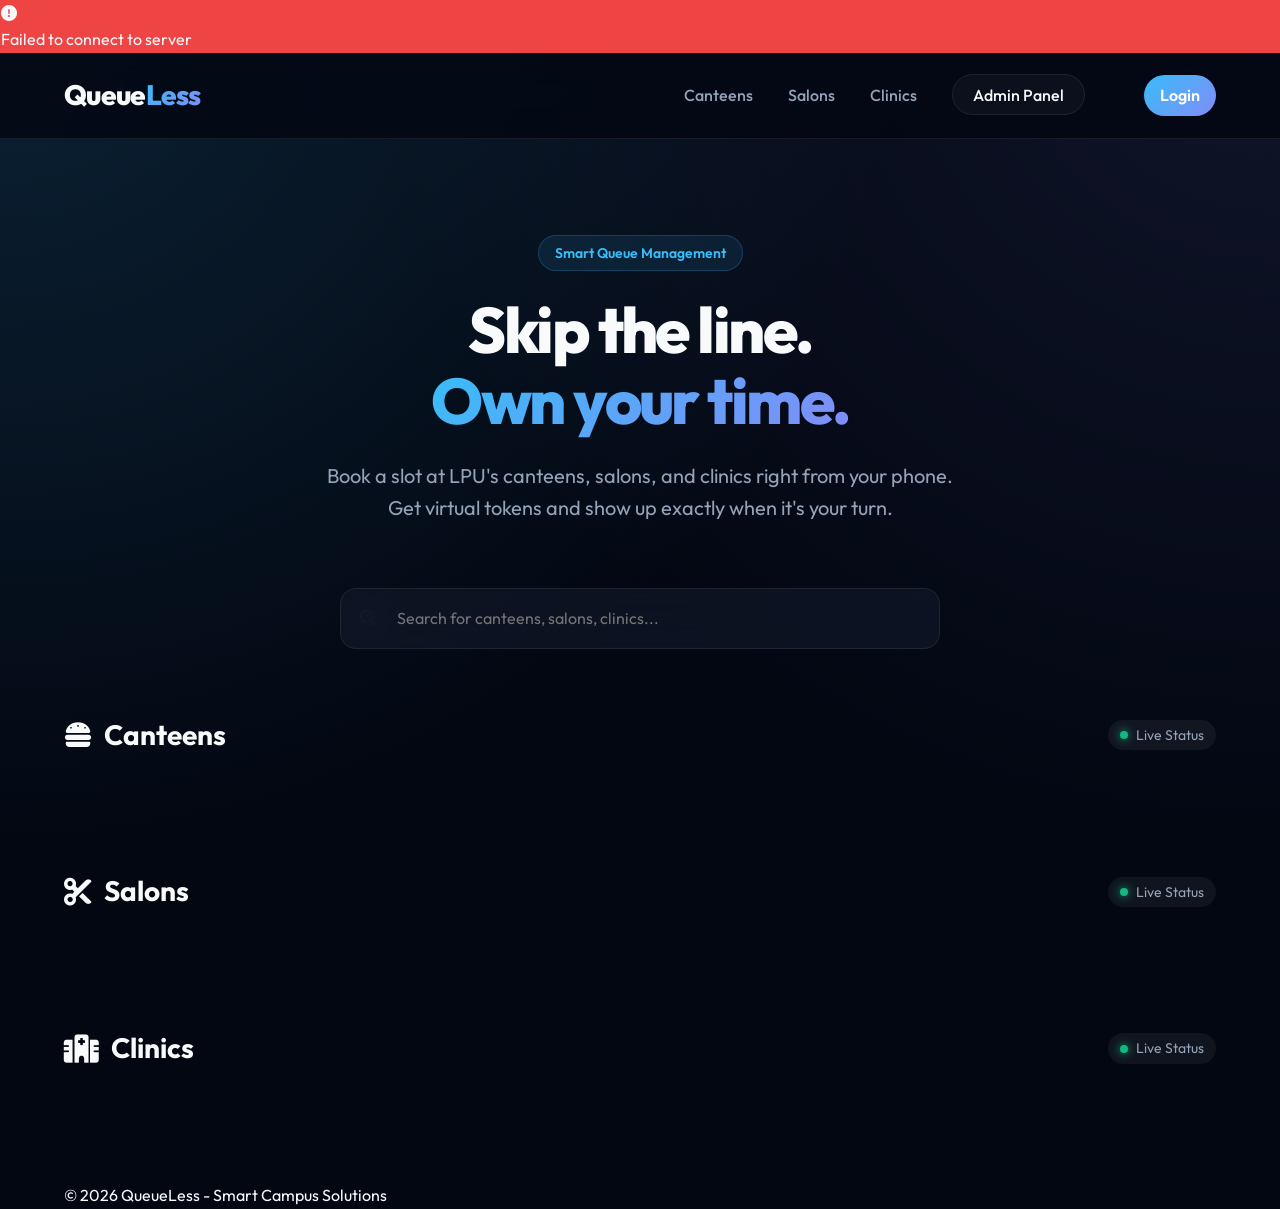
<file: frontend/index.html>
<!DOCTYPE html>
<html lang="en">
<head>
    <meta charset="UTF-8">
    <meta name="viewport" content="width=device-width, initial-scale=1.0">
    <title>QueueLess | Smart Slot Booking System for LPU</title>
    <meta name="description" content="QueueLess is a smart slot booking system for LPU canteens, salons, and clinics. Skip the lines and manage your time efficiently.">
    
    <!-- Premium Fonts -->
    <link rel="preconnect" href="https://fonts.googleapis.com">
    <link rel="preconnect" href="https://fonts.gstatic.com" crossorigin>
    <link href="https://fonts.googleapis.com/css2?family=Outfit:wght@300;400;500;600;700;800&display=swap" rel="stylesheet">
    
    <!-- Icons -->
    <link rel="stylesheet" href="https://cdnjs.cloudflare.com/ajax/libs/font-awesome/6.4.0/css/all.min.css">
    
    <link rel="stylesheet" href="style.css">
</head>
<body>

    <!-- Notification Toast -->
    <div id="notificationToast" class="toast hidden">
        <div class="toast-content">
            <i class="fas fa-bell"></i>
            <p id="toastMessage">Notification message</p>
        </div>
    </div>

    <!-- Header -->
    <header class="glass-header">
        <div class="container nav-bar">
            <div class="logo">Queue<span>Less</span></div>
            <nav id="mainNav">
                <a href="#canteens">Canteens</a>
                <a href="#salons">Salons</a>
                <a href="#clinics">Clinics</a>
                <a href="admin.html" class="btn-outline">Admin Panel</a>
                <div id="authLinks" style="display:inline-block; margin-left:1.5rem;">
                    <!-- Populated by JS -->
                </div>
            </nav>
        </div>
    </header>

    <!-- Hero Section -->
    <section class="hero container">
        <div class="hero-badge">Smart Queue Management</div>
        <h1>Skip the line. <br><span>Own your time.</span></h1>
        <p>Book a slot at LPU's canteens, salons, and clinics right from your phone. Get virtual tokens and show up exactly when it's your turn.</p>
    </section>

    <!-- Search Bar -->
    <div class="container search-container">
        <div class="search-wrapper">
            <i class="fas fa-search"></i>
            <input type="text" id="searchInput" placeholder="Search for canteens, salons, clinics..." oninput="filterServices()">
        </div>
    </div>

    <!-- Services Container -->
    <main class="container">
        <!-- Canteens -->
        <section id="canteens" class="service-section">
            <div class="section-header">
                <h2><i class="fas fa-hamburger"></i> Canteens</h2>
                <div class="live-indicator"><span class="dot"></span> Live Status</div>
            </div>
            <div class="card-grid" id="canteenGrid">
                <div class="spinner-container">
                    <div class="spinner"></div>
                    <p>Fetching latest data...</p>
                </div>
            </div>
        </section>

        <!-- Salons -->
        <section id="salons" class="service-section">
            <div class="section-header">
                <h2><i class="fas fa-scissors"></i> Salons</h2>
                <div class="live-indicator"><span class="dot"></span> Live Status</div>
            </div>
            <div class="card-grid" id="salonGrid">
                <div class="spinner-container">
                    <div class="spinner"></div>
                    <p>Fetching latest data...</p>
                </div>
            </div>
        </section>

        <!-- Clinics -->
        <section id="clinics" class="service-section">
            <div class="section-header">
                <h2><i class="fas fa-hospital"></i> Clinics</h2>
                <div class="live-indicator"><span class="dot"></span> Live Status</div>
            </div>
            <div class="card-grid" id="clinicGrid">
                <div class="spinner-container">
                    <div class="spinner"></div>
                    <p>Fetching latest data...</p>
                </div>
            </div>
        </section>
    </main>

    <!-- Active Status Bar (Floating) -->
    <div class="active-status hidden" id="activeStatus">
        <div class="status-content">
            <div class="status-header">
                <h3><i class="fas fa-ticket-alt"></i> Your Active Booking</h3>
            </div>
            <div class="status-grid">
                <div class="status-item">
                    <span>Token</span>
                    <strong id="userTokenDisplay">-</strong>
                </div>
                <div class="status-item">
                    <span>Serving Now</span>
                    <strong id="servingTokenDisplay">-</strong>
                </div>
                <div class="status-item">
                    <span>Position</span>
                    <strong id="positionDisplay">-</strong>
                </div>
                <div class="status-item">
                    <span>ETA</span>
                    <strong id="etaDisplay">-</strong>
                </div>
                <div class="status-item cancel-action">
                    <button class="btn-danger-outline" id="cancelBtn" onclick="cancelBooking()">
                        <i class="fas fa-times"></i> Cancel
                    </button>
                </div>
            </div>
            <!-- Progress Bar -->
            <div class="queue-progress-container">
                <div class="queue-progress-bar">
                    <div id="queueProgressFill" class="progress-fill" style="width: 5%"></div>
                </div>
                <div class="progress-labels">
                    <span>Joined</span>
                    <span>Your Turn</span>
                </div>
            </div>
        </div>
    </div>

    <!-- Booking Modal -->
    <div id="bookingModal" class="modal hidden">
        <div class="modal-content glass-card">
            <span class="close-btn" onclick="closeModal()">&times;</span>
            <div class="modal-header">
                <i class="fas fa-calendar-check"></i>
                <h2 id="modalTitle">Book Slot</h2>
            </div>
            <form id="bookingForm" onsubmit="submitBooking(event)">
                <input type="hidden" id="serviceId">
                <input type="hidden" id="serviceCategory">
                
                <div class="form-group">
                    <label for="userName">Full Name</label>
                    <div class="input-wrapper">
                        <i class="fas fa-user"></i>
                        <input type="text" id="userName" required placeholder="John Doe">
                    </div>
                </div>
                
                <div class="form-group">
                    <label for="userPhone">Phone Number</label>
                    <div class="input-wrapper">
                        <i class="fas fa-phone"></i>
                        <input type="tel" id="userPhone" required pattern="[0-9]{10}" placeholder="10-digit number">
                    </div>
                </div>

                <div class="modal-info">
                    <div class="info-item">
                        <span>Slots Left</span>
                        <strong id="slotsLeft">--</strong>
                    </div>
                </div>
                
                <button type="submit" class="btn-primary" id="bookBtn">Confirm Booking</button>
            </form>
        </div>
    </div>

    <footer>
        <div class="container">
            <p>&copy; 2026 QueueLess - Smart Campus Solutions</p>
        </div>
    </footer>

    <script src="config.js"></script>
    <script src="script.js"></script>

</body>
</html>
</file>
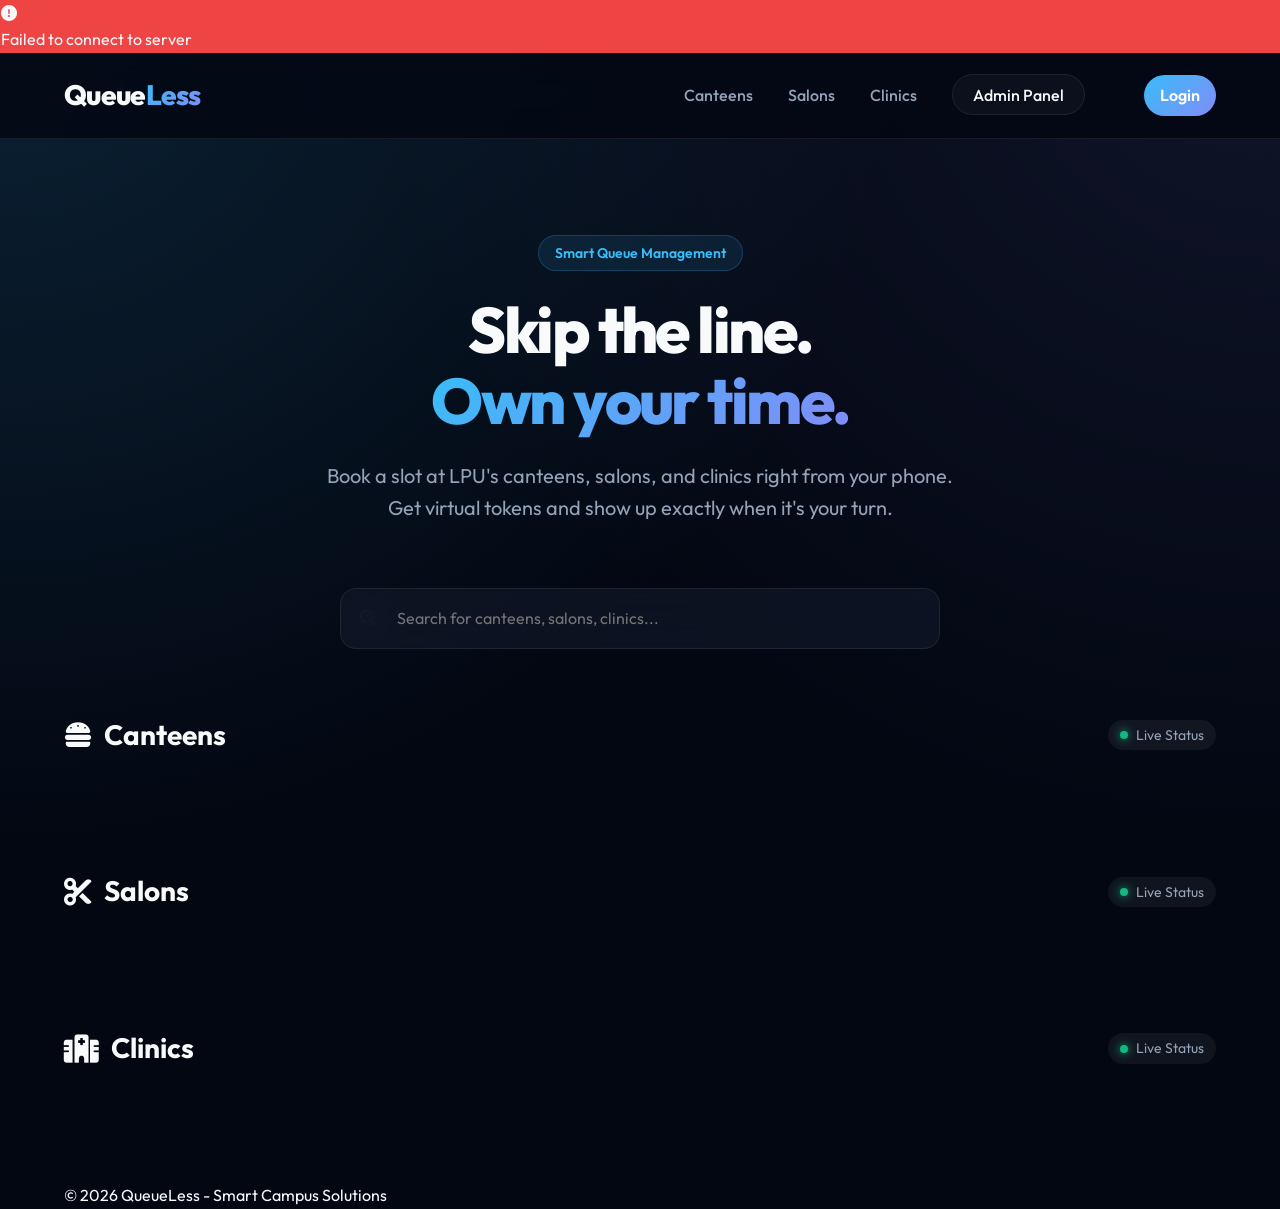
<file: frontend/admin.html>
<!DOCTYPE html>
<html lang="en">
<head>
    <meta charset="UTF-8">
    <meta name="viewport" content="width=device-width, initial-scale=1.0">
    <title>Admin Dashboard | QueueLess</title>
    
    <!-- Premium Fonts -->
    <link rel="preconnect" href="https://fonts.googleapis.com">
    <link rel="preconnect" href="https://fonts.gstatic.com" crossorigin>
    <link href="https://fonts.googleapis.com/css2?family=Outfit:wght@300;400;500;600;700;800&display=swap" rel="stylesheet">
    
    <!-- Icons -->
    <link rel="stylesheet" href="https://cdnjs.cloudflare.com/ajax/libs/font-awesome/6.4.0/css/all.min.css">
    
    <link rel="stylesheet" href="style.css">
</head>
<body>

    <header class="glass-header">
        <div class="container nav-bar">
            <div class="logo">Queue<span>Less</span> <small class="admin-badge">Admin</small></div>
            <nav>
                <a href="index.html" class="btn-outline"><i class="fas fa-external-link-alt"></i> User View</a>
            </nav>
        </div>
    </header>

    <main class="container admin-view">
        <div class="admin-header">
            <h2><i class="fas fa-user-shield"></i> Queue Management</h2>
        </div>

        <div class="flex-container">
            <!-- Sidebar: Categories & Services -->
            <aside class="admin-sidebar">
                <div class="sidebar-header">
                    <i class="fas fa-list"></i> Select Service
                </div>
                <div id="adminSidebar">
                    <div class="spinner-small"></div>
                </div>
            </aside>

            <!-- Main Panel: Queue Viewer -->
            <section class="admin-content" id="adminContent">
                <div class="queue-status-card">
                    <div class="queue-info">
                        <h3 id="manageTitle">Select a service to manage</h3>
                        <p id="manageLoc"></p>
                    </div>
                    <div class="serving-display">
                        <span>Currently Serving</span>
                        <strong id="manageCurrentToken">--</strong>
                    </div>
                </div>

                <div class="admin-actions">
                    <button class="btn-primary btn-large" id="nextBtn" onclick="callNext()" disabled>
                        <i class="fas fa-volume-up"></i> Call Next Person
                    </button>
                </div>

                <div class="waiting-list-section">
                    <div class="section-header">
                        <h3><i class="fas fa-users"></i> Waiting List</h3>
                    </div>
                    <div class="table-container">
                        <table>
                            <thead>
                                <tr>
                                    <th>#</th>
                                    <th>Token</th>
                                    <th>Name</th>
                                    <th>Phone</th>
                                </tr>
                            </thead>
                            <tbody id="queueTableBody">
                                <tr>
                                    <td colspan="4" class="empty-state">Select a service from the sidebar to view its queue</td>
                                </tr>
                            </tbody>
                        </table>
                    </div>
                </div>
            </section>
        </div>
    </main>

    <script src="config.js"></script>
    <script src="admin.js"></script>

</body>
</html>
</file>
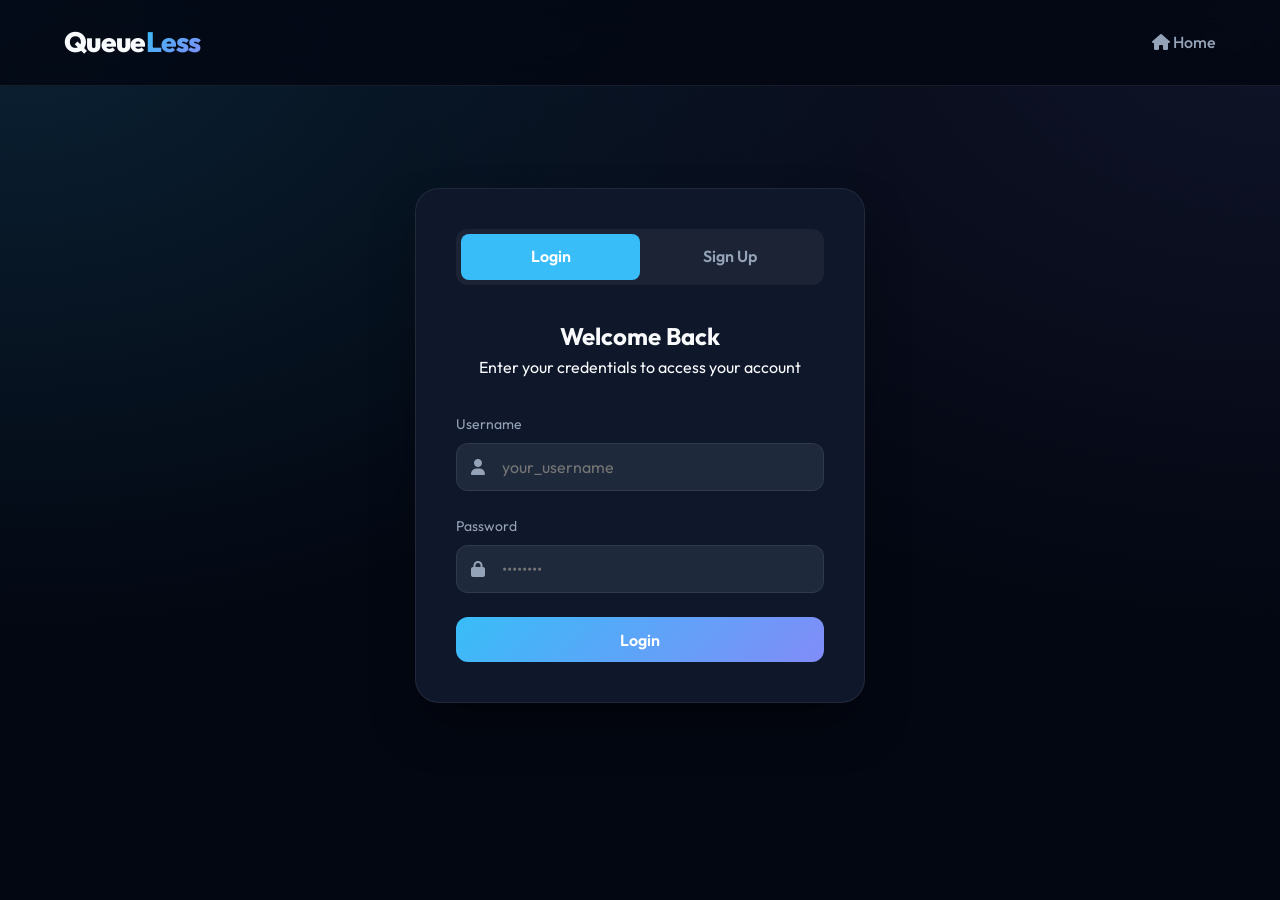
<file: frontend/auth.html>
<!DOCTYPE html>
<html lang="en">
<head>
    <meta charset="UTF-8">
    <meta name="viewport" content="width=device-width, initial-scale=1.0">
    <title>Login / Sign Up | QueueLess</title>
    
    <!-- Premium Fonts -->
    <link rel="preconnect" href="https://fonts.googleapis.com">
    <link rel="preconnect" href="https://fonts.gstatic.com" crossorigin>
    <link href="https://fonts.googleapis.com/css2?family=Outfit:wght@300;400;500;600;700;800&display=swap" rel="stylesheet">
    
    <!-- Icons -->
    <link rel="stylesheet" href="https://cdnjs.cloudflare.com/ajax/libs/font-awesome/6.4.0/css/all.min.css">
    
    <link rel="stylesheet" href="style.css">
    <style>
        .auth-container {
            min-height: 80vh;
            display: flex;
            justify-content: center;
            align-items: center;
        }
        .auth-card {
            width: 100%;
            max-width: 450px;
        }
        .auth-tabs {
            display: flex;
            margin-bottom: 2rem;
            background: rgba(255,255,255,0.05);
            padding: 5px;
            border-radius: 12px;
        }
        .auth-tab {
            flex: 1;
            padding: 10px;
            text-align: center;
            cursor: pointer;
            border-radius: 8px;
            font-weight: 600;
            transition: var(--transition-smooth);
            color: var(--text-secondary);
        }
        .auth-tab.active {
            background: var(--accent-primary);
            color: white;
        }
    </style>
    <!-- Google tag (gtag.js) -->
<script async src="https://www.googletagmanager.com/gtag/js?id=G-4VP11BW185"></script>
<script>
  window.dataLayer = window.dataLayer || [];
  function gtag(){dataLayer.push(arguments);}
  gtag('js', new Date());

  gtag('config', 'G-4VP11BW185');
</script>

</head>
<body>

    <header class="glass-header">
        <div class="container nav-bar">
            <div class="logo">Queue<span>Less</span></div>
            <nav>
                <a href="index.html"><i class="fas fa-home"></i> Home</a>
            </nav>
        </div>
    </header>

    <main class="container auth-container">
        <div class="auth-card glass-card">
            <div class="auth-tabs">
                <div class="auth-tab active" id="loginTab" onclick="toggleAuth('login')">Login</div>
                <div class="auth-tab" id="signupTab" onclick="toggleAuth('signup')">Sign Up</div>
            </div>

            <!-- Login Form -->
            <form id="loginForm" onsubmit="handleLogin(event)">
                <div class="modal-header">
                    <h2>Welcome Back</h2>
                    <p>Enter your credentials to access your account</p>
                </div>
                <div class="form-group">
                    <label>Username</label>
                    <div class="input-wrapper">
                        <i class="fas fa-user"></i>
                        <input type="text" id="loginUser" required placeholder="your_username">
                    </div>
                </div>
                <div class="form-group">
                    <label>Password</label>
                    <div class="input-wrapper">
                        <i class="fas fa-lock"></i>
                        <input type="password" id="loginPass" required placeholder="••••••••">
                    </div>
                </div>
                <button type="submit" class="btn-primary" style="width: 100%;">Login</button>
            </form>

            <!-- Signup Form -->
            <form id="signupForm" class="hidden" onsubmit="handleSignup(event)">
                <div class="modal-header">
                    <h2>Create Account</h2>
                    <p>Join QueueLess to manage your bookings</p>
                </div>
                <div class="form-group">
                    <label>Username</label>
                    <div class="input-wrapper">
                        <i class="fas fa-user"></i>
                        <input type="text" id="signupUser" required placeholder="chosen_username">
                    </div>
                </div>
                <div class="form-group">
                    <label>Email</label>
                    <div class="input-wrapper">
                        <i class="fas fa-envelope"></i>
                        <input type="email" id="signupEmail" required placeholder="name@lpu.in">
                    </div>
                </div>
                <div class="form-group">
                    <label>Password</label>
                    <div class="input-wrapper">
                        <i class="fas fa-lock"></i>
                        <input type="password" id="signupPass" required placeholder="Minimum 8 characters">
                    </div>
                </div>
                <button type="submit" class="btn-primary" style="width: 100%;">Sign Up</button>
            </form>
        </div>
    </main>

    <script src="config.js"></script>
    <script src="auth.js"></script>

</body>
</html>
</file>
<file: frontend/style.css>
:root {
    --bg-color: #030712;
    --card-bg: rgba(17, 24, 39, 0.7);
    --card-border: rgba(255, 255, 255, 0.08);
    --accent-primary: #38bdf8;
    --accent-secondary: #818cf8;
    --text-primary: #f8fafc;
    --text-secondary: #94a3b8;
    --success: #10b981;
    --danger: #ef4444;
    --glass-blur: 16px;
    --transition-smooth: all 0.4s cubic-bezier(0.4, 0, 0.2, 1);
}

* {
    margin: 0;
    padding: 0;
    box-sizing: border-box;
    font-family: 'Outfit', sans-serif;
    scroll-behavior: smooth;
}

body {
    background-color: var(--bg-color);
    background-image: 
        radial-gradient(at 0% 0%, rgba(56, 189, 248, 0.15) 0px, transparent 50%),
        radial-gradient(at 100% 0%, rgba(129, 140, 248, 0.1) 0px, transparent 50%);
    color: var(--text-primary);
    line-height: 1.6;
    overflow-x: hidden;
    min-height: 100vh;
}

/* Custom Scrollbar */
::-webkit-scrollbar {
    width: 8px;
}
::-webkit-scrollbar-track {
    background: var(--bg-color);
}
::-webkit-scrollbar-thumb {
    background: #1f2937;
    border-radius: 10px;
}
::-webkit-scrollbar-thumb:hover {
    background: var(--accent-primary);
}

.container {
    max-width: 1200px;
    margin: 0 auto;
    padding: 0 24px;
}

.hidden {
    display: none !important;
}

/* Header & Logo */
.glass-header {
    background: rgba(3, 7, 18, 0.8);
    backdrop-filter: blur(var(--glass-blur));
    -webkit-backdrop-filter: blur(var(--glass-blur));
    border-bottom: 1px solid var(--card-border);
    position: sticky;
    top: 0;
    z-index: 1000;
    padding: 1.25rem 0;
}

.nav-bar {
    display: flex;
    justify-content: space-between;
    align-items: center;
}

.logo {
    font-size: 1.75rem;
    font-weight: 800;
    letter-spacing: -0.025em;
}

.logo span {
    background: linear-gradient(135deg, var(--accent-primary), var(--accent-secondary));
    -webkit-background-clip: text;
    -webkit-text-fill-color: transparent;
}

.admin-badge {
    font-size: 10px;
    background: rgba(129, 140, 248, 0.2);
    color: var(--accent-secondary);
    padding: 2px 8px;
    border-radius: 20px;
    margin-left: 8px;
    border: 1px solid rgba(129, 140, 248, 0.3);
    vertical-align: middle;
}

nav a {
    color: var(--text-secondary);
    text-decoration: none;
    margin-left: 2rem;
    font-weight: 500;
    transition: var(--transition-smooth);
}

nav a:hover {
    color: var(--text-primary);
}

/* Buttons */
.btn-outline {
    border: 1px solid var(--card-border);
    color: var(--text-primary);
    padding: 0.6rem 1.25rem;
    border-radius: 50px;
    background: rgba(255, 255, 255, 0.03);
}

.btn-outline:hover {
    background: rgba(255, 255, 255, 0.1);
    border-color: var(--text-primary);
}

.user-pill {
    background: rgba(255,255,255,0.05);
    padding: 0.4rem 0.8rem;
    border-radius: 50px;
    display: flex;
    align-items: center;
    gap: 10px;
    border: 1px solid var(--card-border);
}

.user-pill span {
    font-weight: 600;
    font-size: 14px;
}

.logout-btn {
    background: none;
    border: none;
    color: var(--text-secondary);
    cursor: pointer;
    transition: var(--transition-smooth);
    padding: 2px;
}

.logout-btn:hover {
    color: var(--danger);
}

.btn-primary {
    background: linear-gradient(135deg, var(--accent-primary), var(--accent-secondary));
    color: white;
    border: none;
    padding: 0.8rem 1.5rem;
    border-radius: 12px;
    font-size: 1rem;
    font-weight: 600;
    cursor: pointer;
    transition: var(--transition-smooth);
    display: inline-flex;
    align-items: center;
    justify-content: center;
    gap: 8px;
}

.btn-primary:hover:not(:disabled) {
    transform: translateY(-2px);
    box-shadow: 0 8px 25px rgba(56, 189, 248, 0.4);
}

.btn-primary:disabled {
    opacity: 0.5;
    cursor: not-allowed;
}

.btn-danger-outline {
    background: rgba(239, 68, 68, 0.1);
    color: var(--danger);
    border: 1px solid rgba(239, 68, 68, 0.3);
    padding: 0.5rem 1rem;
    border-radius: 8px;
    cursor: pointer;
    transition: var(--transition-smooth);
}

.btn-danger-outline:hover {
    background: var(--danger);
    color: white;
}

/* Hero Section */
.hero {
    text-align: center;
    padding: 6rem 0 4rem 0;
}

.hero-badge {
    display: inline-block;
    background: rgba(56, 189, 248, 0.1);
    color: var(--accent-primary);
    padding: 6px 16px;
    border-radius: 20px;
    font-size: 14px;
    font-weight: 600;
    margin-bottom: 1.5rem;
    border: 1px solid rgba(56, 189, 248, 0.2);
}

.hero h1 {
    font-size: 4rem;
    font-weight: 800;
    line-height: 1.1;
    margin-bottom: 1.5rem;
    letter-spacing: -0.04em;
}

.hero h1 span {
    background: linear-gradient(135deg, var(--accent-primary), var(--accent-secondary));
    -webkit-background-clip: text;
    -webkit-text-fill-color: transparent;
}

.hero p {
    font-size: 1.25rem;
    color: var(--text-secondary);
    max-width: 650px;
    margin: 0 auto;
}

/* Search */
.search-container {
    margin-bottom: 4rem;
}

.search-wrapper {
    position: relative;
    max-width: 600px;
    margin: 0 auto;
}

.search-wrapper i {
    position: absolute;
    left: 20px;
    top: 50%;
    transform: translateY(-50%);
    color: var(--text-secondary);
}

#searchInput {
    width: 100%;
    padding: 1.2rem 1.2rem 1.2rem 3.5rem;
    background: var(--card-bg);
    border: 1px solid var(--card-border);
    border-radius: 16px;
    color: white;
    font-size: 1rem;
    backdrop-filter: blur(var(--glass-blur));
    transition: var(--transition-smooth);
}

#searchInput:focus {
    outline: none;
    border-color: var(--accent-primary);
    box-shadow: 0 0 0 4px rgba(56, 189, 248, 0.1);
}

/* Service Sections */
.service-section {
    margin-bottom: 5rem;
}

.section-header {
    display: flex;
    justify-content: space-between;
    align-items: center;
    margin-bottom: 2rem;
}

.section-header h2 {
    font-size: 1.75rem;
    display: flex;
    align-items: center;
    gap: 12px;
}

.live-indicator {
    font-size: 14px;
    color: var(--text-secondary);
    display: flex;
    align-items: center;
    gap: 8px;
    background: rgba(255,255,255,0.05);
    padding: 4px 12px;
    border-radius: 20px;
}

.dot {
    width: 8px;
    height: 8px;
    background: var(--success);
    border-radius: 50%;
    box-shadow: 0 0 10px var(--success);
    animation: pulse 2s infinite;
}

@keyframes pulse {
    0% { transform: scale(1); opacity: 1; }
    50% { transform: scale(1.5); opacity: 0.5; }
    100% { transform: scale(1); opacity: 1; }
}

/* Cards */
.card-grid {
    display: grid;
    grid-template-columns: repeat(auto-fill, minmax(320px, 1fr));
    gap: 1.5rem;
}

.service-card {
    background: var(--card-bg);
    border: 1px solid var(--card-border);
    border-radius: 20px;
    padding: 2rem;
    transition: var(--transition-smooth);
    position: relative;
    overflow: hidden;
}

.service-card::before {
    content: '';
    position: absolute;
    top: 0;
    left: 0;
    width: 100%;
    height: 100%;
    background: linear-gradient(135deg, var(--accent-primary), var(--accent-secondary));
    opacity: 0;
    transition: var(--transition-smooth);
    z-index: 0;
}

.service-card:hover {
    transform: translateY(-8px);
    border-color: var(--accent-primary);
}

.service-card > * {
    position: relative;
    z-index: 1;
}

.service-card h3 {
    font-size: 1.4rem;
    margin-bottom: 0.5rem;
}

.service-card .location {
    color: var(--text-secondary);
    font-size: 0.9rem;
    margin-bottom: 1.5rem;
    display: flex;
    align-items: center;
    gap: 6px;
}

.live-tags {
    display: grid;
    grid-template-columns: 1fr 1fr;
    gap: 1rem;
    background: rgba(0,0,0,0.3);
    padding: 1rem;
    border-radius: 16px;
    margin-bottom: 1.5rem;
}

.tag span {
    display: block;
    font-size: 12px;
    color: var(--text-secondary);
    margin-bottom: 4px;
}

.tag strong {
    font-size: 1.25rem;
    color: var(--accent-primary);
}

/* Floating Status Bar */
.active-status {
    position: fixed;
    bottom: 30px;
    left: 50%;
    transform: translateX(-50%);
    background: rgba(17, 24, 39, 0.9);
    backdrop-filter: blur(20px);
    border: 1px solid var(--accent-primary);
    border-radius: 24px;
    padding: 1.5rem 2.5rem;
    z-index: 999;
    width: 90%;
    max-width: 800px;
    box-shadow: 0 20px 50px rgba(0,0,0,0.5), 0 0 20px rgba(56, 189, 248, 0.2);
    animation: slideUp 0.5s cubic-bezier(0.175, 0.885, 0.32, 1.275);
}

@keyframes slideUp {
    from { transform: translate(-50%, 100px); opacity: 0; }
    to { transform: translate(-50%, 0); opacity: 1; }
}

.status-grid {
    display: grid;
    grid-template-columns: repeat(5, 1fr);
    align-items: center;
    gap: 2rem;
}

.status-item span {
    display: block;
    font-size: 12px;
    color: var(--text-secondary);
}

.status-item strong {
    font-size: 1.75rem;
    color: var(--accent-primary);
}

/* Modals */
.modal {
    position: fixed;
    top: 0;
    left: 0;
    width: 100%;
    height: 100%;
    background: rgba(0,0,0,0.8);
    backdrop-filter: blur(8px);
    display: flex;
    justify-content: center;
    align-items: center;
    z-index: 2000;
}

.glass-card {
    background: #0f172a;
    border: 1px solid var(--card-border);
    border-radius: 24px;
    padding: 2.5rem;
    width: 90%;
    max-width: 450px;
    position: relative;
    box-shadow: 0 25px 50px -12px rgba(0, 0, 0, 0.5);
}

.modal-header {
    text-align: center;
    margin-bottom: 2rem;
}

.modal-header i {
    font-size: 2.5rem;
    color: var(--accent-primary);
    margin-bottom: 1rem;
}

.form-group {
    margin-bottom: 1.5rem;
}

.form-group label {
    display: block;
    margin-bottom: 0.5rem;
    font-size: 14px;
    color: var(--text-secondary);
}

.input-wrapper {
    position: relative;
}

.input-wrapper i {
    position: absolute;
    left: 15px;
    top: 50%;
    transform: translateY(-50%);
    color: var(--text-secondary);
}

.input-wrapper input {
    width: 100%;
    padding: 0.8rem 1rem 0.8rem 2.8rem;
    background: #1e293b;
    border: 1px solid var(--card-border);
    border-radius: 12px;
    color: white;
    font-size: 1rem;
}

.modal-info {
    background: rgba(255,255,255,0.03);
    padding: 1rem;
    border-radius: 12px;
    margin-bottom: 2rem;
    text-align: center;
}

.info-item span {
    display: block;
    font-size: 12px;
    color: var(--text-secondary);
}

.info-item strong {
    font-size: 1.5rem;
    color: var(--accent-primary);
}

/* Admin Styles */
.admin-view {
    padding: 4rem 0;
}

.flex-container {
    display: flex;
    gap: 2rem;
    margin-top: 2rem;
}

.admin-sidebar {
    width: 300px;
    background: var(--card-bg);
    border: 1px solid var(--card-border);
    border-radius: 20px;
    padding: 1.5rem;
}

.sidebar-header {
    font-weight: 700;
    margin-bottom: 1.5rem;
    padding-bottom: 1rem;
    border-bottom: 1px solid var(--card-border);
    display: flex;
    align-items: center;
    gap: 10px;
}

.sidebar-category {
    font-weight: 700;
    margin: 1.5rem 0 0.75rem 0;
    padding-bottom: 0.5rem;
    border-bottom: 1px solid var(--card-border);
    display: flex;
    align-items: center;
    gap: 10px;
    color: var(--text-primary);
    font-size: 0.9rem;
    text-transform: uppercase;
    letter-spacing: 1px;
}

.sidebar-category:first-child {
    margin-top: 0;
}

.sidebar-btn {
    width: 100%;
    text-align: left;
    padding: 1rem;
    border-radius: 12px;
    margin-bottom: 0.5rem;
    background: transparent;
    border: 1px solid transparent;
    color: var(--text-secondary);
    cursor: pointer;
    transition: var(--transition-smooth);
}

.sidebar-btn:hover {
    background: rgba(255,255,255,0.03);
    color: var(--text-primary);
}

.sidebar-btn.active {
    background: rgba(56, 189, 248, 0.1);
    color: var(--accent-primary);
    border-color: rgba(56, 189, 248, 0.2);
}

.admin-content {
    flex: 1;
}

.queue-status-card {
    background: linear-gradient(135deg, #1e293b, #0f172a);
    border: 1px solid var(--card-border);
    border-radius: 20px;
    padding: 2rem;
    display: flex;
    justify-content: space-between;
    align-items: center;
    margin-bottom: 2rem;
}

.serving-display {
    text-align: right;
}

.serving-display span {
    display: block;
    font-size: 12px;
    color: var(--text-secondary);
}

.serving-display strong {
    font-size: 3rem;
    color: var(--accent-primary);
    line-height: 1;
}

.admin-actions {
    margin-bottom: 3rem;
}

.btn-large {
    width: 100%;
    padding: 1.5rem;
    font-size: 1.25rem;
    border-radius: 16px;
}

.table-container {
    background: var(--card-bg);
    border: 1px solid var(--card-border);
    border-radius: 20px;
    overflow: hidden;
}

table {
    width: 100%;
    border-collapse: collapse;
}

th {
    background: rgba(255,255,255,0.03);
    padding: 1.25rem;
    text-align: left;
    font-size: 14px;
    color: var(--text-secondary);
    font-weight: 500;
}

td {
    padding: 1.25rem;
    border-bottom: 1px solid var(--card-border);
}

tr:last-child td {
    border-bottom: none;
}

.empty-state {
    text-align: center;
    color: var(--text-secondary);
    padding: 4rem !important;
}

/* Queue Progress Bar */
.queue-progress-container {
    margin-top: 1.5rem;
    padding-top: 1rem;
    border-top: 1px solid rgba(255, 255, 255, 0.1);
}

.queue-progress-bar {
    height: 8px;
    background: rgba(255, 255, 255, 0.1);
    border-radius: 10px;
    overflow: hidden;
    margin-bottom: 8px;
}

.progress-fill {
    height: 100%;
    background: linear-gradient(90deg, var(--accent-primary), var(--accent-secondary));
    width: 0%;
    transition: width 1s ease-in-out;
    box-shadow: 0 0 10px var(--accent-primary);
}

.progress-labels {
    display: flex;
    justify-content: space-between;
    font-size: 10px;
    color: var(--text-secondary);
    text-transform: uppercase;
    letter-spacing: 1px;
}

/* Toast Variations */
.toast {
    display: none;
    transition: all 0.3s ease;
}

.toast.show {
    display: block;
}

.toast.success { background: var(--success); border: 1px solid rgba(16, 185, 129, 0.5); }
.toast.error { background: var(--danger); border: 1px solid rgba(239, 68, 68, 0.5); }
.toast.warning { background: #f59e0b; border: 1px solid rgba(245, 158, 11, 0.5); }
.toast.info { background: var(--accent-secondary); border: 1px solid rgba(129, 140, 248, 0.5); }

/* Admin Sidebar Badges */
.badge {
    background: var(--accent-primary);
    color: var(--bg-color);
    padding: 2px 8px;
    border-radius: 10px;
    font-size: 11px;
    font-weight: 700;
    margin-left: auto;
}

.sidebar-btn {
    display: flex;
    align-items: center;
    gap: 10px;
}

.no-data {
    text-align: center;
    grid-column: 1 / -1;
    color: var(--text-secondary);
    padding: 3rem;
    border: 1px dashed var(--card-border);
    border-radius: 20px;
}

@media (max-width: 768px) {
    .hero h1 { font-size: 2.5rem; }
    .flex-container { flex-direction: column; }
    .admin-sidebar { width: 100%; }
    .status-grid { grid-template-columns: repeat(2, 1fr); gap: 1rem; }
    .cancel-action { grid-column: span 2; }
    .active-status { padding: 1rem; bottom: 10px; }
    .status-item strong { font-size: 1.25rem; }
}
</file>
